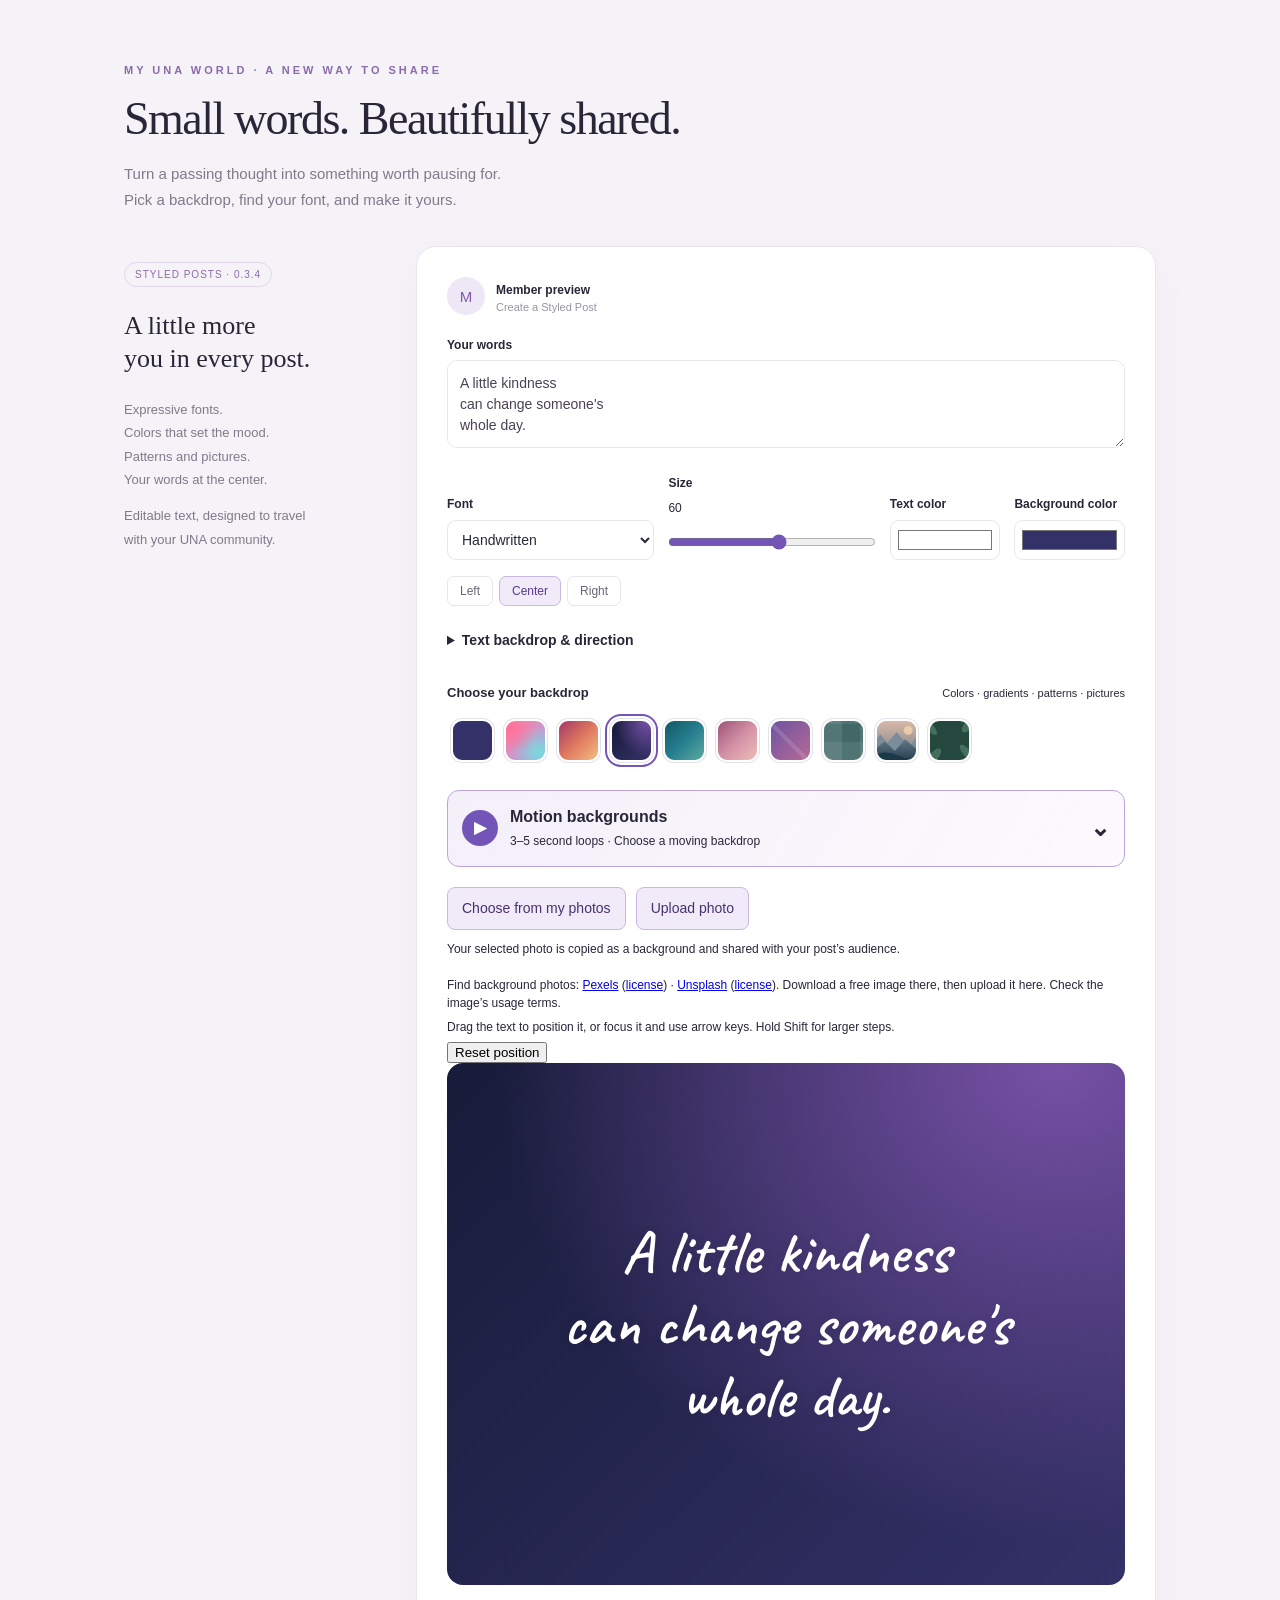
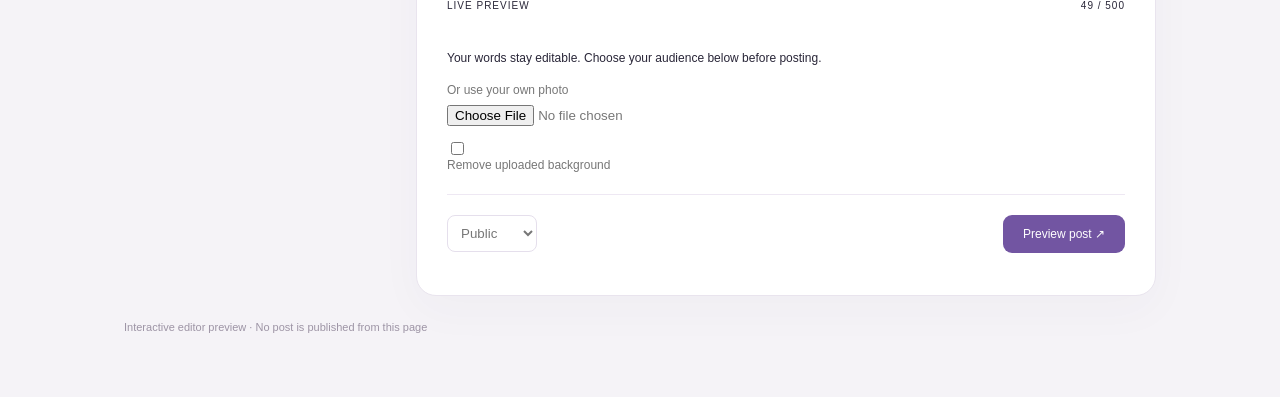
<file: preview/index.html>
<!doctype html><html lang="en"><head><meta charset="utf-8"><meta name="viewport" content="width=device-width,initial-scale=1"><title>My UNA Styled Posts — Editor preview</title><link rel="stylesheet" href="../modules/newton/my_una_styled_posts/template/css/card.css"><link rel="stylesheet" href="../modules/newton/my_una_styled_posts/template/css/composer.css"><style>
*{box-sizing:border-box}body{margin:0;background:#f5f3f7;color:#292638;font-family:Arial,sans-serif}.shell{max-width:1080px;margin:64px auto;padding:0 24px}.eyebrow{color:#8a6ca8;font-size:11px;letter-spacing:3px;font-weight:bold}h1{font-family:Georgia,serif;font-size:46px;letter-spacing:-1.5px;font-weight:400;margin:16px 0}.intro{color:#81798b;line-height:1.7;max-width:500px;font-size:15px;margin-bottom:34px}.workspace{display:grid;grid-template-columns:250px minmax(0,1fr);gap:42px}.note{padding-top:16px}.note h2{font:400 26px/1.3 Georgia,serif}.note p{font-size:13px;line-height:1.8;color:#81798b}.pill{display:inline-block;border:1px solid #e0d8ea;color:#8a6ca8;border-radius:20px;padding:6px 10px;font-size:10px;letter-spacing:1px}.editor{min-width:0;background:white;padding:30px;border-radius:20px;border:1px solid #e9e4ee;box-shadow:0 14px 45px #47305608}.author{display:flex;gap:11px;align-items:center;margin-bottom:20px}.avatar{width:38px;height:38px;border-radius:50%;background:#eee7f5;color:#8159a8;display:grid;place-items:center;font-size:15px}.author strong{font-size:12px}.author small{display:block;color:#9993a2;font-size:11px;margin-top:3px}.words{width:100%;resize:vertical;min-height:88px;border:1px solid #e7e6ed;border-radius:10px;padding:12px;font:14px/1.5 Arial;margin:7px 0 22px;color:#494154}.field-label{font-size:12px;font-weight:bold}.upload{display:block;font-size:12px;margin-top:16px;color:#777}.upload input{display:block;margin-top:8px;max-width:100%}.actions{display:flex;justify-content:space-between;align-items:center;border-top:1px solid #eee8f3;margin-top:22px;padding-top:20px}.actions select{padding:9px;border:1px solid #e5dfec;border-radius:8px;color:#777;background:white}.actions button{background:#7255a2;color:white;border:0;border-radius:9px;padding:12px 20px;font-size:12px}.preview-banner{font-size:11px;color:#9d94a5;margin:25px 0}.demo-message{font-size:12px;color:#7255a2}@media(max-width:760px){.shell{margin:30px auto}.workspace{grid-template-columns:1fr;gap:12px}.note{display:none}h1{font-size:36px}.editor{padding:18px}.intro{margin-bottom:22px}}
</style></head><body><main class="shell"><div class="eyebrow">MY UNA WORLD · A NEW WAY TO SHARE</div><h1>Small words. Beautifully shared.</h1><p class="intro">Turn a passing thought into something worth pausing for.<br>Pick a backdrop, find your font, and make it yours.</p><div class="workspace"><aside class="note"><span class="pill">STYLED POSTS · 0.3.4</span><h2>A little more<br>you in every post.</h2><p>Expressive fonts.<br>Colors that set the mood.<br>Patterns and pictures.<br>Your words at the center.</p><p>Editable text, designed to travel<br>with your UNA community.</p></aside><section class="editor"><div class="author"><div class="avatar">M</div><div><strong>Member preview</strong><small>Create a Styled Post</small></div></div><form onsubmit="event.preventDefault();document.querySelector('.demo-message').textContent='Preview only — posting is handled by the installed UNA module.'"><label class="field-label" for="words">Your words</label><textarea class="words" name="text" id="words">A little kindness
can change someone&#039;s
whole day.</textarea><input type="hidden" name="font_name" value="classic"><input type="hidden" name="font_size" value="48"><input type="hidden" name="text_color" value="#FFFFFF"><input type="hidden" name="text_align" value="center"><input type="hidden" name="background" value="aurora"><input type="hidden" name="background_color" value="#6554C0"><section class="nwsp-composer" aria-label="Style your post"><div class="nwsp-toolbar"><label>Font<select data-control="font_name"><option value="classic">Classic</option><option value="modern">Modern</option><option value="handwritten" selected>Handwritten</option><option value="editorial">Editorial</option><option value="amiri">Amiri · عربي</option><option value="arabic_modern">Arabic Modern · عربي</option><option value="rounded">Friendly</option><option value="book">Book</option><option value="mono">Typewriter</option></select></label><label>Size <output data-size-label>60</output><input type="range" data-control="font_size" min="18" max="96" step="1" value="60"></label><label>Text color<input type="color" data-control="text_color" value="#FFFFFF"></label><label>Background color<input type="color" data-control="background_color" value="#343168"></label></div><div class="nwsp-align" role="group" aria-label="Text alignment"><button type="button" data-align="left" aria-label="Align Left" aria-pressed="false">Left</button><button type="button" data-align="center" aria-label="Align Center" aria-pressed="true">Center</button><button type="button" data-align="right" aria-label="Align Right" aria-pressed="false">Right</button></div><details class="nwsp-readability"><summary>Text backdrop &amp; direction</summary><div class="nwsp-adjust-grid"><label>Text backdrop<select data-control="text_backdrop"><option value="none" selected>None</option><option value="box">Box</option></select></label><label>Backdrop color<input type="color" data-control="backdrop_color" value="#000000"></label><label>Opacity <output data-output="backdrop_opacity">65%</output><input type="range" data-control="backdrop_opacity" min="0" max="100" value="65" data-unit="%"></label><label>Padding <output data-output="backdrop_padding">12px</output><input type="range" data-control="backdrop_padding" min="0" max="32" value="12" data-unit="px"></label><label>Text direction<select data-control="text_direction"><option value="auto" selected>Automatic</option><option value="ltr">Left to right</option><option value="rtl">Right to left</option></select></label></div></details><div class="nwsp-background-heading"><strong>Choose your backdrop</strong><span>Colors · gradients · patterns · pictures</span></div><div class="nwsp-swatches" role="group" aria-label="Backgrounds"><button type="button" class="nwsp-swatch" data-background="solid" aria-label="Solid color" aria-pressed="false" title="Solid color" style="background-color:#343168;background-image:none"></button><button type="button" class="nwsp-swatch" data-background="aurora" aria-label="Aurora" aria-pressed="false" title="Aurora" style="background-color:#6554C0;background-image:radial-gradient(at 10% 20%,#ff709c 0,transparent 55%),radial-gradient(at 85% 80%,#79dbda 0,transparent 60%),linear-gradient(135deg,#fa8b9c,#ad9af2)"></button><button type="button" class="nwsp-swatch" data-background="sunset" aria-label="Golden hour" aria-pressed="false" title="Golden hour" style="background-color:#6554C0;background-image:linear-gradient(135deg,#a43966,#de7760 50%,#f4be81)"></button><button type="button" class="nwsp-swatch" data-background="midnight" aria-label="Midnight" aria-pressed="true" title="Midnight" style="background-color:#6554C0;background-image:radial-gradient(at 90% 0%,#7751a6,transparent 65%),linear-gradient(135deg,#171b39,#343168)"></button><button type="button" class="nwsp-swatch" data-background="ocean" aria-label="Ocean" aria-pressed="false" title="Ocean" style="background-color:#6554C0;background-image:linear-gradient(135deg,#145965,#257d8e 50%,#5eaaa1)"></button><button type="button" class="nwsp-swatch" data-background="rose" aria-label="Rose" aria-pressed="false" title="Rose" style="background-color:#6554C0;background-image:linear-gradient(135deg,#9d5275,#d290a5,#efbdba)"></button><button type="button" class="nwsp-swatch" data-background="confetti" aria-label="Confetti" aria-pressed="false" title="Confetti" style="background-color:#6554C0;background-image:repeating-linear-gradient(45deg,transparent 0 24px,#ffffff20 24px 28px),linear-gradient(135deg,#6e54a1,#b66997)"></button><button type="button" class="nwsp-swatch" data-background="gingham" aria-label="Gingham" aria-pressed="false" title="Gingham" style="background-color:#6554C0;background-image:repeating-linear-gradient(0deg,#ffffff14 0 18px,transparent 18px 36px),repeating-linear-gradient(90deg,#ffffff18 0 18px,transparent 18px 36px),linear-gradient(#416768,#416768)"></button><button type="button" class="nwsp-swatch" data-background="mountains" aria-label="Quiet mountains" aria-pressed="false" title="Quiet mountains" style="background-color:#6554C0;background-image:none;background-image:url(../modules/newton/my_una_styled_posts/template/images/backgrounds/mountains.svg)"></button><button type="button" class="nwsp-swatch" data-background="botanical" aria-label="Botanical" aria-pressed="false" title="Botanical" style="background-color:#6554C0;background-image:none;background-image:url(../modules/newton/my_una_styled_posts/template/images/backgrounds/botanical.svg)"></button></div><details class="nwsp-motion-choices"><summary><span class="nwsp-motion-icon" aria-hidden="true">▶</span><span class="nwsp-motion-heading">Motion backgrounds<span class="nwsp-motion-subtitle">3–5 second loops · Choose a moving backdrop</span></span><span class="nwsp-motion-chevron" aria-hidden="true">⌄</span></summary><p class="nwsp-help">Original illustrated loops · silent and made for your words.</p><div class="nwsp-motion-grid" role="group" aria-label="Motion backgrounds"><button type="button" class="nwsp-motion-choice" data-background="motion_tides" aria-label="Moving tides" aria-pressed="false"><span class="nwsp-motion-thumb" style="background-color:#6554C0;background-image:linear-gradient(135deg,#145965,#257d8e);background-image:url(../modules/newton/my_una_styled_posts/template/motion/tides.jpg)" aria-hidden="true"><span>▶</span></span><span class="nwsp-motion-label">Moving tides</span></button><button type="button" class="nwsp-motion-choice" data-background="motion_glow" aria-label="Soft glow" aria-pressed="false"><span class="nwsp-motion-thumb" style="background-color:#6554C0;background-image:linear-gradient(135deg,#56385b,#9d5275);background-image:url(../modules/newton/my_una_styled_posts/template/motion/glow.jpg)" aria-hidden="true"><span>▶</span></span><span class="nwsp-motion-label">Soft glow</span></button><button type="button" class="nwsp-motion-choice" data-background="motion_gradients" aria-label="Flowing gradients" aria-pressed="false"><span class="nwsp-motion-thumb" style="background-color:#6554C0;background-image:linear-gradient(#49346e,#49346e);background-image:url(../modules/newton/my_una_styled_posts/template/motion/gradients.jpg)" aria-hidden="true"><span>▶</span></span><span class="nwsp-motion-label">Flowing gradients</span></button><button type="button" class="nwsp-motion-choice" data-background="motion_waves" aria-label="Ocean waves" aria-pressed="false"><span class="nwsp-motion-thumb" style="background-color:#6554C0;background-image:linear-gradient(#15455a,#15455a);background-image:url(../modules/newton/my_una_styled_posts/template/motion/waves.jpg)" aria-hidden="true"><span>▶</span></span><span class="nwsp-motion-label">Ocean waves</span></button><button type="button" class="nwsp-motion-choice" data-background="motion_clouds" aria-label="Drifting clouds" aria-pressed="false"><span class="nwsp-motion-thumb" style="background-color:#6554C0;background-image:linear-gradient(#3d5578,#3d5578);background-image:url(../modules/newton/my_una_styled_posts/template/motion/clouds.jpg)" aria-hidden="true"><span>▶</span></span><span class="nwsp-motion-label">Drifting clouds</span></button><button type="button" class="nwsp-motion-choice" data-background="motion_rain" aria-label="Rain" aria-pressed="false"><span class="nwsp-motion-thumb" style="background-color:#6554C0;background-image:linear-gradient(#1d2c40,#1d2c40);background-image:url(../modules/newton/my_una_styled_posts/template/motion/rain.jpg)" aria-hidden="true"><span>▶</span></span><span class="nwsp-motion-label">Rain</span></button><button type="button" class="nwsp-motion-choice" data-background="motion_snow" aria-label="Snowfall" aria-pressed="false"><span class="nwsp-motion-thumb" style="background-color:#6554C0;background-image:linear-gradient(#293b5c,#293b5c);background-image:url(../modules/newton/my_una_styled_posts/template/motion/snow.jpg)" aria-hidden="true"><span>▶</span></span><span class="nwsp-motion-label">Snowfall</span></button><button type="button" class="nwsp-motion-choice" data-background="motion_particles" aria-label="Floating particles" aria-pressed="false"><span class="nwsp-motion-thumb" style="background-color:#6554C0;background-image:linear-gradient(#342b60,#342b60);background-image:url(../modules/newton/my_una_styled_posts/template/motion/particles.jpg)" aria-hidden="true"><span>▶</span></span><span class="nwsp-motion-label">Floating particles</span></button><button type="button" class="nwsp-motion-choice" data-background="motion_bokeh" aria-label="Bokeh lights" aria-pressed="false"><span class="nwsp-motion-thumb" style="background-color:#6554C0;background-image:linear-gradient(#51304e,#51304e);background-image:url(../modules/newton/my_una_styled_posts/template/motion/bokeh.jpg)" aria-hidden="true"><span>▶</span></span><span class="nwsp-motion-label">Bokeh lights</span></button><button type="button" class="nwsp-motion-choice" data-background="motion_northern" aria-label="Northern lights" aria-pressed="false"><span class="nwsp-motion-thumb" style="background-color:#6554C0;background-image:linear-gradient(#16394d,#16394d);background-image:url(../modules/newton/my_una_styled_posts/template/motion/northern.jpg)" aria-hidden="true"><span>▶</span></span><span class="nwsp-motion-label">Northern lights</span></button><button type="button" class="nwsp-motion-choice" data-background="motion_ripples" aria-label="Rippling water" aria-pressed="false"><span class="nwsp-motion-thumb" style="background-color:#6554C0;background-image:linear-gradient(#16515a,#16515a);background-image:url(../modules/newton/my_una_styled_posts/template/motion/ripples.jpg)" aria-hidden="true"><span>▶</span></span><span class="nwsp-motion-label">Rippling water</span></button><button type="button" class="nwsp-motion-choice" data-background="motion_smoke" aria-label="Soft smoke" aria-pressed="false"><span class="nwsp-motion-thumb" style="background-color:#6554C0;background-image:linear-gradient(#3d3053,#3d3053);background-image:url(../modules/newton/my_una_styled_posts/template/motion/smoke.jpg)" aria-hidden="true"><span>▶</span></span><span class="nwsp-motion-label">Soft smoke</span></button><button type="button" class="nwsp-motion-choice" data-background="motion_stars" aria-label="Shimmering stars" aria-pressed="false"><span class="nwsp-motion-thumb" style="background-color:#6554C0;background-image:linear-gradient(#17213c,#17213c);background-image:url(../modules/newton/my_una_styled_posts/template/motion/stars.jpg)" aria-hidden="true"><span>▶</span></span><span class="nwsp-motion-label">Shimmering stars</span></button><button type="button" class="nwsp-motion-choice" data-background="motion_ribbons" aria-label="Abstract ribbons" aria-pressed="false"><span class="nwsp-motion-thumb" style="background-color:#6554C0;background-image:linear-gradient(#522c60,#522c60);background-image:url(../modules/newton/my_una_styled_posts/template/motion/ribbons.jpg)" aria-hidden="true"><span>▶</span></span><span class="nwsp-motion-label">Abstract ribbons</span></button></div><button type="button" data-upload-motion>Upload video or GIF</button><p class="nwsp-help">MP4, WebM, MOV or animated GIF · 3–5 seconds · up to 8 MiB · 1280 pixels per side. Played without sound.</p></details><div class="nwsp-photo-actions"><button type="button" data-choose-photos>Choose from my photos</button><button type="button" data-upload-photo>Upload photo</button><input type="hidden" name="background_photo" value="0"></div><p class="nwsp-help">Your selected photo is copied as a background and shared with your post’s audience.</p><dialog class="nwsp-photo-dialog" aria-label="Choose from my photos"><div class="nwsp-photo-heading"><strong>Choose from my photos</strong><button type="button" data-close-photos aria-label="Close photo picker">Close</button></div><p data-photo-status role="status" aria-live="polite"></p><div class="nwsp-photo-grid"></div><button type="button" data-more-photos hidden>Load more photos</button></dialog><p class="nwsp-help">Find background photos: <a href="https://www.pexels.com/" target="_blank" rel="noopener noreferrer">Pexels</a> (<a href="https://www.pexels.com/license/" target="_blank" rel="noopener noreferrer">license</a>) · <a href="https://unsplash.com/" target="_blank" rel="noopener noreferrer">Unsplash</a> (<a href="https://unsplash.com/license" target="_blank" rel="noopener noreferrer">license</a>). Download a free image there, then upload it here. Check the image’s usage terms.</p><details class="nwsp-image-adjust" hidden><summary>Adjust image</summary><div class="nwsp-adjust-grid"><label>Horizontal position <output data-output="image_x">50%</output><input type="range" data-control="image_x" min="0" max="100" value="50" data-unit="%"></label><label>Vertical position <output data-output="image_y">50%</output><input type="range" data-control="image_y" min="0" max="100" value="50" data-unit="%"></label><label>Image zoom <output data-output="image_zoom">100%</output><input type="range" data-control="image_zoom" min="100" max="250" value="100" data-unit="%"></label></div><button type="button" data-reset-image>Reset image</button><p class="nwsp-help">Zoom and position the image to crop it. Your original stays unchanged.</p></details><p class="nwsp-help">Drag the text to position it, or focus it and use arrow keys. Hold Shift for larger steps.</p><button type="button" data-reset-position>Reset position</button><div class="nwsp-preview"><article class="nwsp-card" data-font-size="60" style="--nwsp-size:60px;color:#FFFFFF;text-align:center;font-family:NW Caveat, cursive;background-color:#343168;background-image:radial-gradient(at 90% 0%,#7751a6,transparent 65%),linear-gradient(135deg,#171b39,#343168);--nwsp-backdrop:transparent;--nwsp-backdrop-padding:0px;--nwsp-image-x:50%;--nwsp-image-y:50%;--nwsp-image-zoom:1;"><div class="nwsp-text" dir="auto"><span class="nwsp-text-content">A little kindness
can change someone&#039;s
whole day.</span></div></article></div><div class="nwsp-preview-footer"><span>LIVE PREVIEW</span><span data-count>0 / 500</span></div><p class="nwsp-feedback" data-feedback role="status" aria-live="polite"></p><p class="nwsp-help">Your words stay editable. Choose your audience below before posting.</p><script type="application/json" class="nwsp-config">{"available":true,"catalog":{"fonts":{"classic":{"label":"Classic","family":"Georgia, serif","enabled":true},"modern":{"label":"Modern","family":"Arial, sans-serif","enabled":true},"handwritten":{"label":"Handwritten","family":"NW Caveat, cursive","enabled":true},"editorial":{"label":"Editorial","family":"NW Playfair, Georgia, serif","enabled":true},"amiri":{"label":"Amiri · عربي","family":"NW Amiri, serif","enabled":true},"arabic_modern":{"label":"Arabic Modern · عربي","family":"Tahoma, Arial, sans-serif","enabled":true},"rounded":{"label":"Friendly","family":"Trebuchet MS, Arial, sans-serif","enabled":true},"book":{"label":"Book","family":"Palatino Linotype, Book Antiqua, Georgia, serif","enabled":true},"mono":{"label":"Typewriter","family":"Courier New, monospace","enabled":true}},"backgrounds":{"solid":{"label":"Solid color","kind":"color","css":"none","enabled":true},"aurora":{"label":"Aurora","kind":"gradient","css":"radial-gradient(at 10% 20%,#ff709c 0,transparent 55%),radial-gradient(at 85% 80%,#79dbda 0,transparent 60%),linear-gradient(135deg,#fa8b9c,#ad9af2)","enabled":true},"sunset":{"label":"Golden hour","kind":"gradient","css":"linear-gradient(135deg,#a43966,#de7760 50%,#f4be81)","enabled":true},"midnight":{"label":"Midnight","kind":"gradient","css":"radial-gradient(at 90% 0%,#7751a6,transparent 65%),linear-gradient(135deg,#171b39,#343168)","enabled":true},"ocean":{"label":"Ocean","kind":"gradient","css":"linear-gradient(135deg,#145965,#257d8e 50%,#5eaaa1)","enabled":true},"rose":{"label":"Rose","kind":"gradient","css":"linear-gradient(135deg,#9d5275,#d290a5,#efbdba)","enabled":true},"confetti":{"label":"Confetti","kind":"pattern","css":"repeating-linear-gradient(45deg,transparent 0 24px,#ffffff20 24px 28px),linear-gradient(135deg,#6e54a1,#b66997)","enabled":true},"gingham":{"label":"Gingham","kind":"pattern","css":"repeating-linear-gradient(0deg,#ffffff14 0 18px,transparent 18px 36px),repeating-linear-gradient(90deg,#ffffff18 0 18px,transparent 18px 36px),linear-gradient(#416768,#416768)","enabled":true},"mountains":{"label":"Quiet mountains","kind":"picture","file":"mountains.svg","css":"none","enabled":true},"botanical":{"label":"Botanical","kind":"picture","file":"botanical.svg","css":"none","enabled":true},"motion_tides":{"label":"Moving tides","kind":"motion","clip":"tides.mp4","poster":"tides.jpg","css":"linear-gradient(135deg,#145965,#257d8e)","enabled":true},"motion_glow":{"label":"Soft glow","kind":"motion","clip":"glow.mp4","poster":"glow.jpg","css":"linear-gradient(135deg,#56385b,#9d5275)","enabled":true},"motion_gradients":{"label":"Flowing gradients","kind":"motion","clip":"gradients.mp4","poster":"gradients.jpg","css":"linear-gradient(#49346e,#49346e)","enabled":true},"motion_waves":{"label":"Ocean waves","kind":"motion","clip":"waves.mp4","poster":"waves.jpg","css":"linear-gradient(#15455a,#15455a)","enabled":true},"motion_clouds":{"label":"Drifting clouds","kind":"motion","clip":"clouds.mp4","poster":"clouds.jpg","css":"linear-gradient(#3d5578,#3d5578)","enabled":true},"motion_rain":{"label":"Rain","kind":"motion","clip":"rain.mp4","poster":"rain.jpg","css":"linear-gradient(#1d2c40,#1d2c40)","enabled":true},"motion_snow":{"label":"Snowfall","kind":"motion","clip":"snow.mp4","poster":"snow.jpg","css":"linear-gradient(#293b5c,#293b5c)","enabled":true},"motion_particles":{"label":"Floating particles","kind":"motion","clip":"particles.mp4","poster":"particles.jpg","css":"linear-gradient(#342b60,#342b60)","enabled":true},"motion_bokeh":{"label":"Bokeh lights","kind":"motion","clip":"bokeh.mp4","poster":"bokeh.jpg","css":"linear-gradient(#51304e,#51304e)","enabled":true},"motion_northern":{"label":"Northern lights","kind":"motion","clip":"northern.mp4","poster":"northern.jpg","css":"linear-gradient(#16394d,#16394d)","enabled":true},"motion_ripples":{"label":"Rippling water","kind":"motion","clip":"ripples.mp4","poster":"ripples.jpg","css":"linear-gradient(#16515a,#16515a)","enabled":true},"motion_smoke":{"label":"Soft smoke","kind":"motion","clip":"smoke.mp4","poster":"smoke.jpg","css":"linear-gradient(#3d3053,#3d3053)","enabled":true},"motion_stars":{"label":"Shimmering stars","kind":"motion","clip":"stars.mp4","poster":"stars.jpg","css":"linear-gradient(#17213c,#17213c)","enabled":true},"motion_ribbons":{"label":"Abstract ribbons","kind":"motion","clip":"ribbons.mp4","poster":"ribbons.jpg","css":"linear-gradient(#522c60,#522c60)","enabled":true}}},"assetBase":"..\/modules\/newton\/my_una_styled_posts\/template\/","values":{"font_name":"handwritten","font_size":60,"text_color":"#FFFFFF","text_align":"center","background":"midnight","background_color":"#343168","text_backdrop":"none","backdrop_color":"#000000","backdrop_opacity":65,"backdrop_padding":12,"image_x":50,"image_y":50,"image_zoom":100,"text_direction":"auto"},"backgroundUrl":"","photos":{"endpoint":"https:\/\/example.test\/own_photos","motionUploads":true}}</script></section><label class="upload">Or use your own photo<input name="background_upload" type="file" accept="image/jpeg,image/png,image/webp"></label><label class="upload"><input type="checkbox" name="remove_background" value="1"> Remove uploaded background</label><div class="actions"><select aria-label="Audience"><option>Public</option><option>Friends</option><option>Only me</option></select><button type="submit">Preview post ↗</button></div><p class="demo-message" role="status"></p></form></section></div><p class="preview-banner">Interactive editor preview · No post is published from this page</p></main><script src="../modules/newton/my_una_styled_posts/js/composer.js"></script></body></html>
</file>
<file: modules/newton/my_una_styled_posts/template/css/card.css>
@font-face{font-family:'NW Caveat';src:url('../fonts/Caveat.ttf') format('truetype');font-weight:400 700;font-display:swap}
@font-face{font-family:'NW Playfair';src:url('../fonts/PlayfairDisplay.ttf') format('truetype');font-weight:400 900;font-display:swap}
.nwsp-card{container-type:inline-size;isolation:isolate;position:relative;display:flex;align-items:center;justify-content:center;width:100%;min-height:300px;aspect-ratio:1.3;box-sizing:border-box;padding:clamp(24px,6%,56px);border-radius:16px;background-size:cover;overflow:hidden}
.nwsp-card .nwsp-text{position:relative;z-index:2;width:100%;font-size:var(--nwsp-fit,var(--nwsp-size,48px));font-weight:600;line-height:1.2;white-space:pre-wrap;overflow-wrap:anywhere;word-break:normal;text-wrap:pretty;text-shadow:0 1px 12px #00000017}
.nwsp-background,.nwsp-shade{position:absolute;inset:0;width:100%;height:100%;object-fit:cover;z-index:0;pointer-events:none}
.nwsp-shade{z-index:1;background:linear-gradient(0deg,#0000004d,#00000024)}
.nwsp-card.nwsp-overflow{aspect-ratio:auto;height:auto;min-height:320px;overflow:hidden}
.nwsp-card.nwsp-overflow .nwsp-background,.nwsp-card.nwsp-overflow .nwsp-shade{border-radius:inherit}
.nwsp-gallery{display:grid;grid-template-columns:repeat(auto-fit,minmax(min(100%,300px),1fr));gap:24px}
.nwsp-gallery a{text-decoration:none;color:inherit}
.nwsp-gallery .nwsp-card{min-height:280px}
@media(max-width:480px){.nwsp-card{min-height:300px;border-radius:12px}}
@media(prefers-reduced-motion:reduce){.nwsp-card *{transition:none!important}}
.nwsp-motion-toggle{position:absolute;z-index:3;bottom:12px;right:12px;border:1px solid #ffffff80;border-radius:20px;padding:6px 12px;background:#101525cc;color:#fff;font:13px Arial,sans-serif;cursor:pointer}
.nwsp-motion-status{position:absolute;z-index:3;left:12px;bottom:12px;max-width:65%;font:12px Arial,sans-serif;color:#fff;background:#101525cc;border-radius:6px;padding:4px 8px}
.nwsp-motion-status:empty{display:none}

.nwsp-text-content{display:inline-block;box-sizing:border-box;max-width:100%;padding:var(--nwsp-backdrop-padding,0px);background:var(--nwsp-backdrop,transparent);border-radius:8px}
img.nwsp-background{object-position:var(--nwsp-image-x,50%) var(--nwsp-image-y,50%);transform:scale(var(--nwsp-image-zoom,1));transform-origin:var(--nwsp-image-x,50%) var(--nwsp-image-y,50%)}

@font-face{font-family:'NW Amiri';src:url('../fonts/Amiri-Regular.ttf') format('truetype');font-weight:400;font-display:swap}
.nwsp-text:dir(rtl){line-height:1.5}

/* Custom positions use available travel space, preserving natural card height. */
.nwsp-card[data-text-position="custom"] .nwsp-text{width:max-content;max-width:100%;transform:translate(var(--nwsp-text-dx,0px),var(--nwsp-text-dy,0px))}
.nwsp-composer .nwsp-text{cursor:grab;touch-action:none;user-select:none}
.nwsp-composer .nwsp-text.nwsp-dragging{cursor:grabbing}
.nwsp-composer .nwsp-text:focus-visible{outline:2px dashed currentColor;outline-offset:4px}
</file>
<file: modules/newton/my_una_styled_posts/template/css/composer.css>
.nwsp-composer{--nwsp-ink:#272938;--nwsp-muted:currentColor;--nwsp-line:#e7e6ed;color:inherit;font:14px/1.5 Arial,sans-serif;width:100%;min-width:0;box-sizing:border-box}
.nwsp-toolbar{display:grid;grid-template-columns:1.5fr 1.5fr .8fr .8fr;gap:14px;align-items:end}
.nwsp-toolbar label{font-size:12px;font-weight:600;display:grid;gap:7px;min-width:0}
.nwsp-toolbar select{width:100%;border:1px solid var(--nwsp-line);border-radius:9px;background:#fff;padding:10px;color:var(--nwsp-ink);font-size:14px}
.nwsp-toolbar input[type=color]{width:100%;height:40px;box-sizing:border-box;border:1px solid var(--nwsp-line);border-radius:9px;padding:5px;background:white;cursor:pointer}
.nwsp-toolbar input[type=range]{width:100%;accent-color:#7255b6;margin:10px 0;cursor:pointer}
.nwsp-toolbar output{font-weight:400;color:var(--nwsp-muted)}
.nwsp-align{display:flex;gap:6px;margin-top:16px}
.nwsp-align button{border:1px solid var(--nwsp-line);border-radius:7px;background:#fff;color:#656775;padding:7px 12px;cursor:pointer;font-size:12px}
.nwsp-align button[aria-pressed=true]{background:#f0eaf9;border-color:#c9b8e3;color:#593b8b}
.nwsp-background-heading{display:flex;justify-content:space-between;align-items:baseline;gap:10px;margin:24px 0 12px}
.nwsp-background-heading strong{font-size:13px;font-weight:600}
.nwsp-background-heading span{font-size:11px;color:var(--nwsp-muted)}
.nwsp-swatches{display:flex;gap:10px;flex-wrap:wrap;margin-bottom:24px;padding:4px}
.nwsp-swatch{width:43px;height:43px;border:2px solid #fff;border-radius:11px;background-size:cover;background-position:center;box-shadow:0 0 0 1px #e4e2e9;cursor:pointer;padding:0}
.nwsp-swatch[aria-pressed=true]{outline:2px solid #7255b6;outline-offset:3px}
.nwsp-preview-footer{display:flex;justify-content:space-between;font-size:10px;letter-spacing:1px;color:var(--nwsp-muted);margin-top:13px}
.nwsp-feedback{min-height:20px;font-size:12px;color:inherit;margin:10px 0 0}
.nwsp-help{font-size:12px;color:var(--nwsp-muted);margin:6px 0}
.nwsp-composer button:focus-visible,.nwsp-composer input:focus-visible,.nwsp-composer select:focus-visible{outline:3px solid #8a69c4;outline-offset:3px}
@media(max-width:520px){.nwsp-toolbar{grid-template-columns:1fr 1fr}.nwsp-background-heading{display:block}.nwsp-swatch{width:38px;height:38px}.nwsp-swatches{gap:9px}.nwsp-help{line-height:1.5}}
.nwsp-photo-actions{display:flex;gap:10px;flex-wrap:wrap;margin:0 0 10px}
.nwsp-photo-actions button,.nwsp-photo-dialog button,.nwsp-motion-choices [data-upload-motion]{border:1px solid #c9b8e3;border-radius:8px;background:#f0eaf9;color:#49316d;padding:10px 14px;font:inherit;cursor:pointer}
.nwsp-photo-dialog{box-sizing:border-box;width:min(660px,calc(100vw - 28px));max-height:80vh;padding:20px;border:1px solid #c9b8e3;border-radius:14px;background:#fff;color:#292638;overflow:auto;font:14px/1.5 Arial,sans-serif}
.nwsp-photo-dialog::backdrop{background:#17102299}
.nwsp-photo-heading{display:flex;align-items:center;justify-content:space-between;gap:12px}
.nwsp-photo-grid{display:grid;grid-template-columns:repeat(3,minmax(0,1fr));gap:12px;margin-bottom:16px}
.nwsp-photo-grid button{padding:0;overflow:hidden;text-align:left;min-width:0;background:#f5f2fa}
.nwsp-photo-grid img{display:block;width:100%;aspect-ratio:1;object-fit:cover}
.nwsp-photo-grid span{display:block;padding:8px;overflow-wrap:anywhere;font-size:12px}
.nwsp-photo-dialog button:disabled{opacity:.55;cursor:default}
.nwsp-photo-dialog button:focus-visible{outline:3px solid #7255b6;outline-offset:3px}
.nwsp-photo-actions+ .nwsp-help{margin-bottom:18px}
@media(max-width:520px){.nwsp-photo-grid{grid-template-columns:repeat(2,minmax(0,1fr))}.nwsp-photo-dialog{padding:14px}}

.nwsp-readability,.nwsp-image-adjust{margin:16px 0}.nwsp-readability summary,.nwsp-image-adjust summary,.nwsp-motion-choices summary{cursor:pointer;padding:8px 0;font-weight:600}.nwsp-adjust-grid{display:grid;grid-template-columns:repeat(2,minmax(0,1fr));gap:12px;margin:10px 0}.nwsp-adjust-grid label{display:grid;gap:6px;font-size:12px}.nwsp-adjust-grid input[type=range]{width:100%;accent-color:#7255b6}.nwsp-adjust-grid select{max-width:100%;padding:8px;border:1px solid #c9b8e3;border-radius:8px;background:#fff;color:#272938}.nwsp-adjust-grid input[type=color]{width:100%;min-height:36px}.nwsp-image-adjust button{border:1px solid #c9b8e3;border-radius:8px;background:#f0eaf9;color:#49316d;padding:10px 14px;font:inherit;cursor:pointer}.nwsp-image-adjust[hidden]{display:none}

.nwsp-motion-choices{margin:20px 0;border:1px solid #bba3dd;border-radius:12px;padding:0 14px 14px;background:linear-gradient(120deg,#8b5dc518,#b58ce00b)}
.nwsp-motion-choices:not([open]){padding-bottom:0}
.nwsp-motion-choices summary{display:flex;align-items:center;gap:12px;list-style:none;padding:16px 0;font-size:16px;min-height:48px;box-sizing:border-box}
.nwsp-motion-choices summary::-webkit-details-marker{display:none}
.nwsp-motion-icon{display:grid;place-items:center;flex:0 0 36px;height:36px;border-radius:50%;background:#7255b6;color:white;font-size:16px}
.nwsp-motion-heading{flex:1;min-width:0;line-height:1.3}
.nwsp-motion-subtitle{display:block;font-size:12px;font-weight:400;margin-top:5px;line-height:1.5}
.nwsp-motion-chevron{font-size:24px;line-height:1}.nwsp-motion-choices[open] .nwsp-motion-chevron{transform:rotate(180deg)}
.nwsp-motion-choices summary:focus-visible{outline:3px solid #8a69c4;outline-offset:4px;border-radius:8px}
.nwsp-motion-grid{display:grid;grid-template-columns:repeat(auto-fit,minmax(112px,1fr));gap:12px;margin:12px 0 18px}
.nwsp-motion-choice{display:block;width:100%;min-width:0;border:2px solid #bba3dd;border-radius:9px;padding:0;overflow:hidden;background:#292238;color:white;cursor:pointer;font:inherit;text-align:start;box-sizing:border-box}
.nwsp-motion-thumb{display:flex;align-items:center;justify-content:center;width:100%;aspect-ratio:4/3;background-size:cover;background-position:center}
.nwsp-motion-thumb>span{display:grid;place-items:center;width:25px;height:25px;border-radius:50%;background:#17102299;color:white;font-size:11px}
.nwsp-motion-label{display:block;padding:7px 8px;font-size:11px;line-height:1.4;font-weight:600;overflow-wrap:anywhere;min-height:32px}
.nwsp-motion-choice[aria-pressed=true]{border-color:#fff;outline:3px solid #8a69c4;outline-offset:2px}
.nwsp-motion-choice:hover{border-color:#fff}.nwsp-motion-choices [data-upload-motion]{font-weight:600;width:100%;min-height:44px}
@media(max-width:380px){.nwsp-motion-grid{grid-template-columns:repeat(2,minmax(0,1fr))}.nwsp-motion-choices{padding-inline:10px}.nwsp-motion-choices summary{gap:9px}}
</file>
